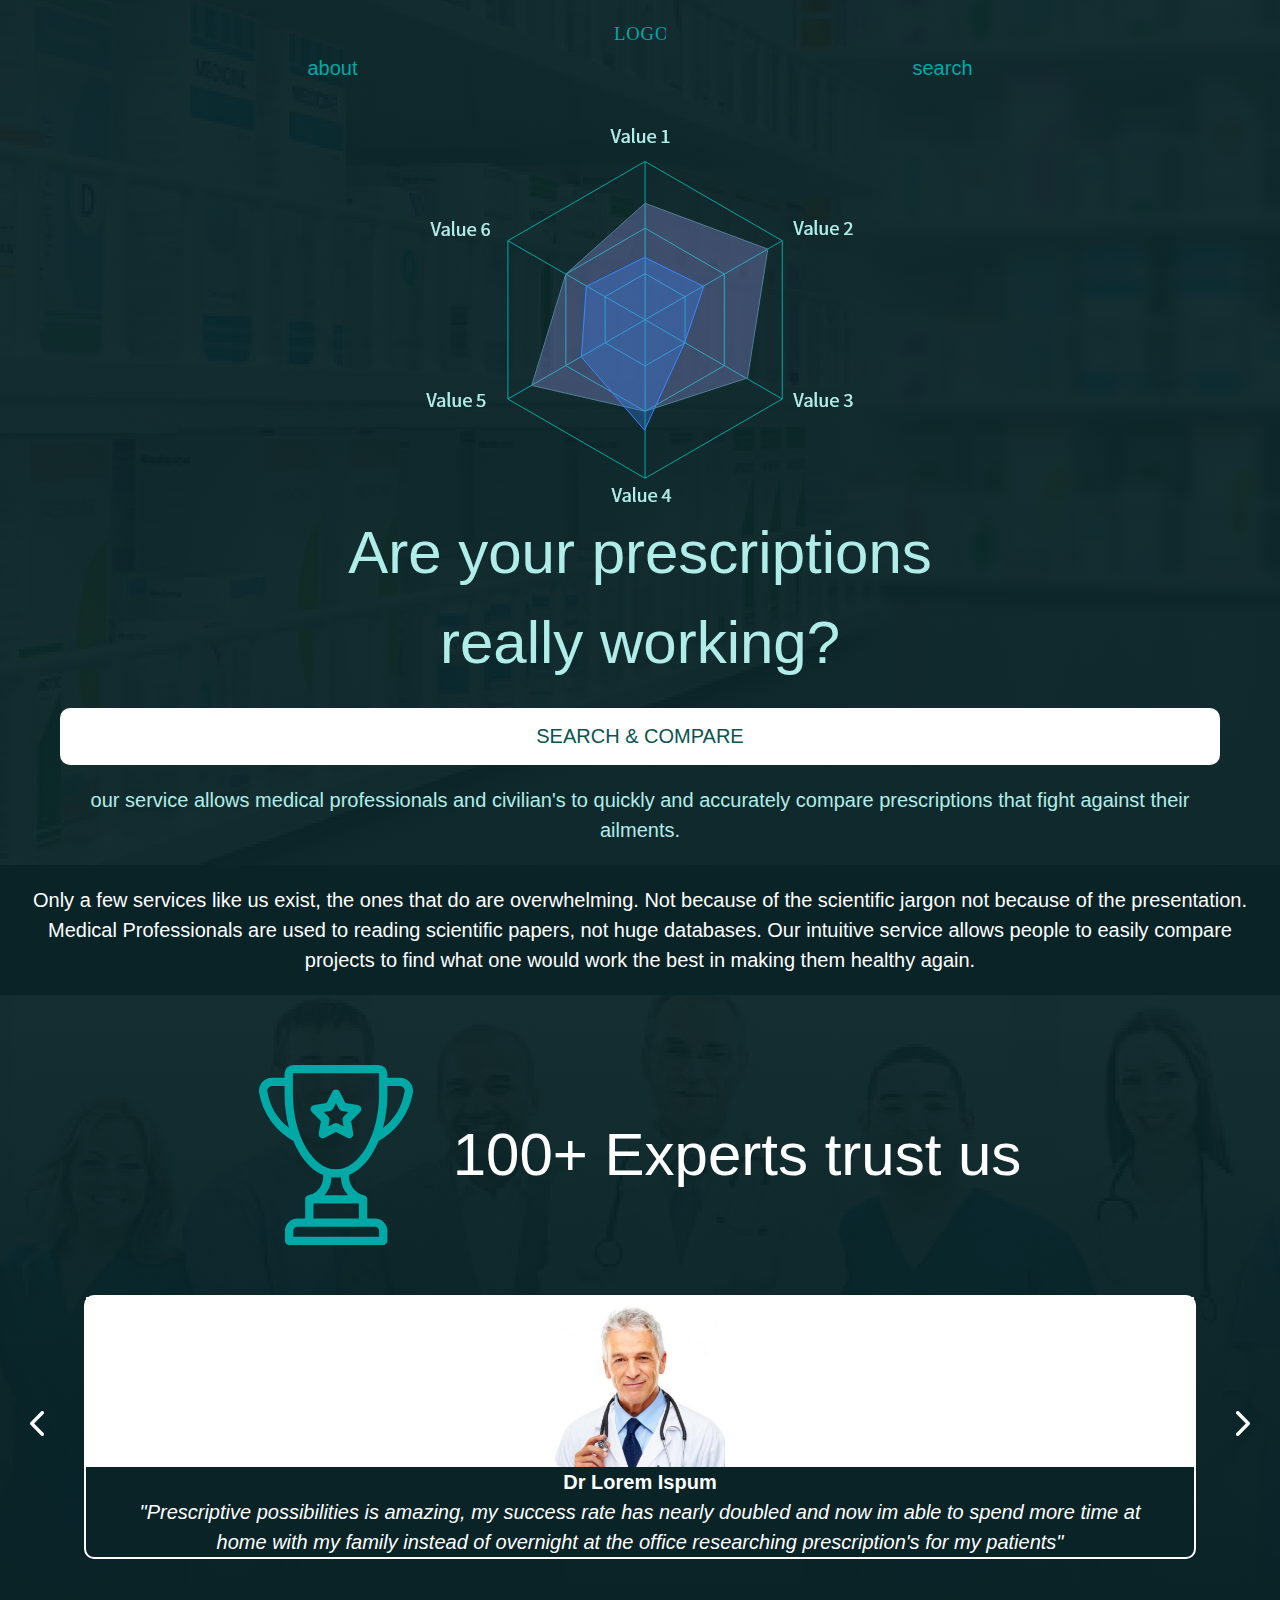
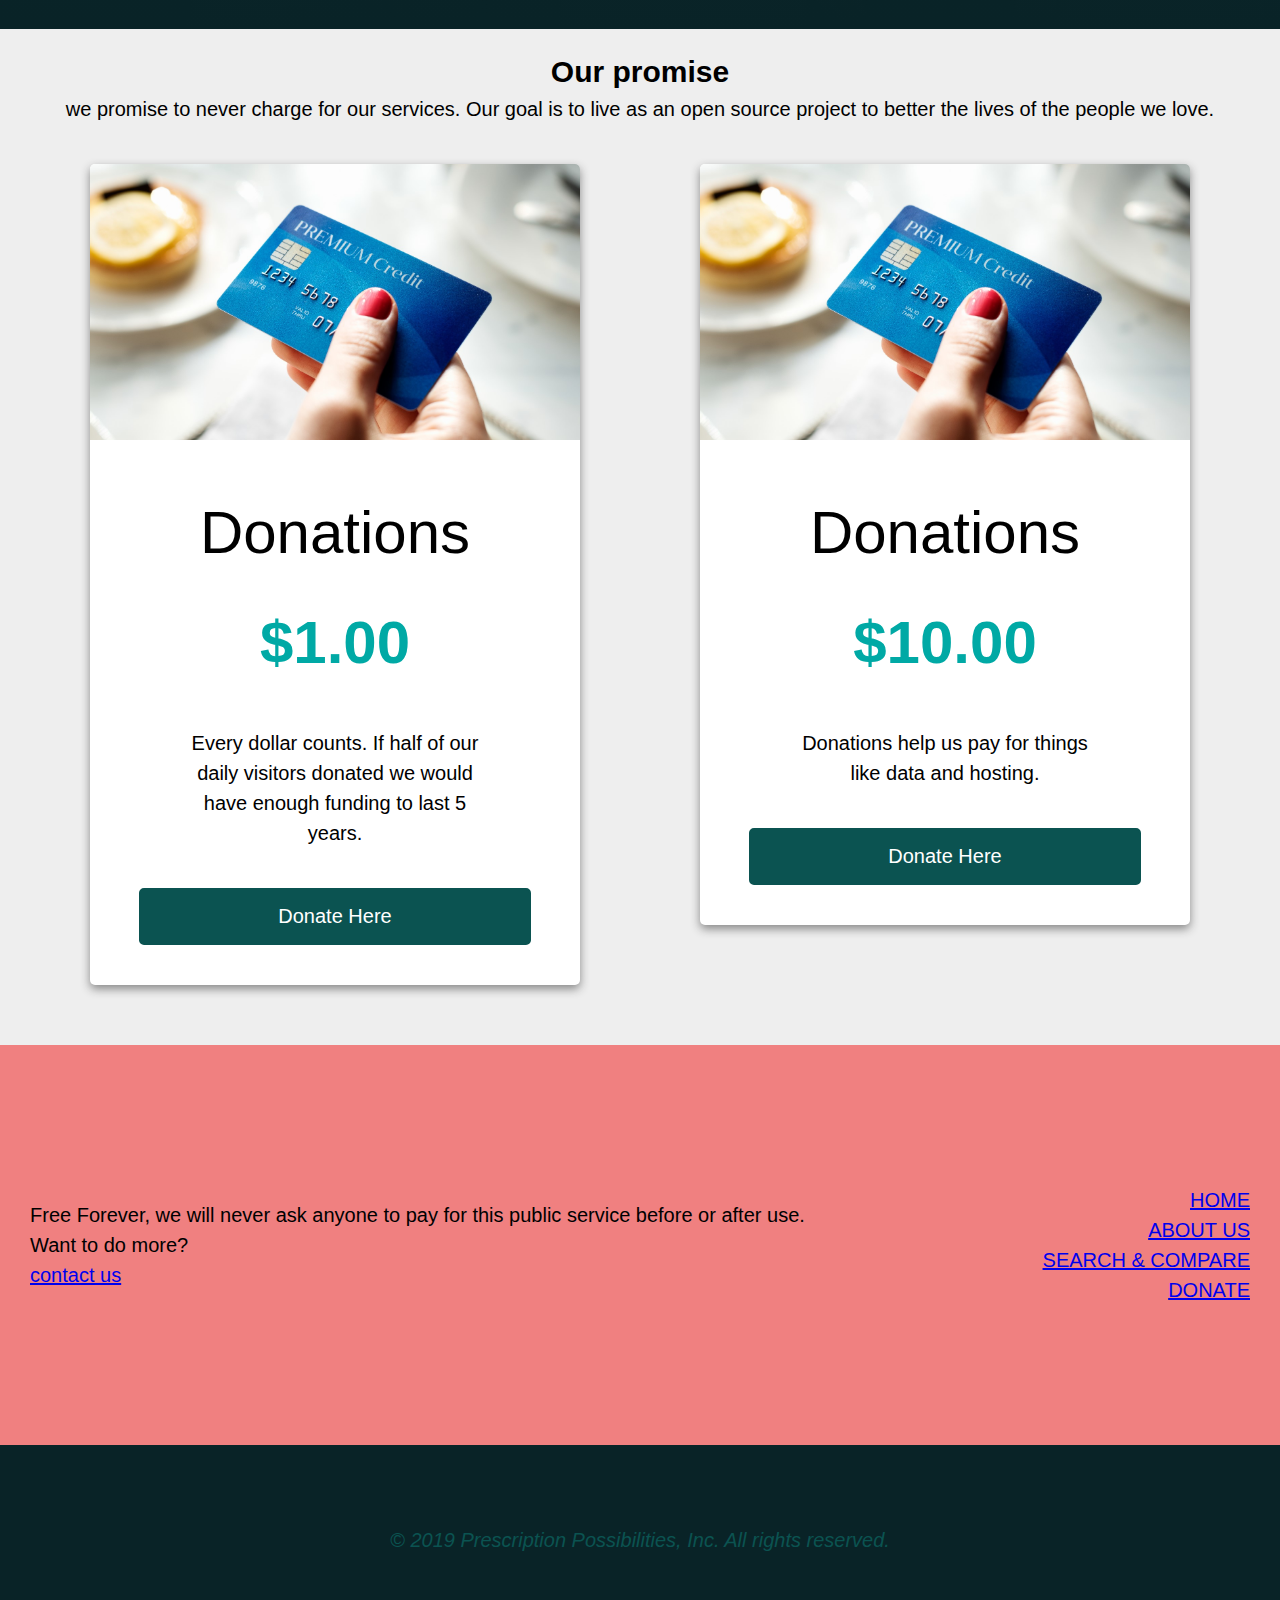
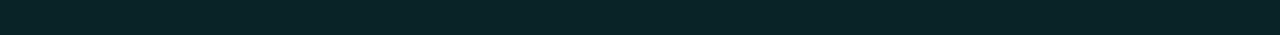
<file: index.html>
<!DOCTYPE html>
<!--[if lt IE 7]>      <html class="no-js lt-ie9 lt-ie8 lt-ie7"> <![endif]-->
<!--[if IE 7]>         <html class="no-js lt-ie9 lt-ie8"> <![endif]-->
<!--[if IE 8]>         <html class="no-js lt-ie9"> <![endif]-->
<!--[if gt IE 8]><!-->
<html class="no-js">
<!--<![endif]-->

<head>
    <meta charset="utf-8">
    <meta http-equiv="X-UA-Compatible" content="IE=edge">
    <title> Prescriptive Possibilities</title>
    <meta name="description" content="">
    <meta name="viewport" content="width=device-width, initial-scale=1">
    <link rel="stylesheet" href="css/index.css">
</head>

<body>
    <!--[if lt IE 7]>
            <p class="browsehappy">You are using an <strong>outdated</strong> browser. Please <a href="#">upgrade your browser</a> to improve your experience.</p>
        <![endif]-->
<div class="diaper">
    <div class="section1-div">
        <div class="nav-container">
            <nav class="nav">
                <img src="img/LOGO.svg" alt="Prescriptive Possibilities logo">
                <div class="links">
                    <a href="about.html">about</a>
                    <a href="search.html">search</a>
                </div>
            </nav>
        </div>
        <section class="section1">
            <div class="section1-main-content">
                <div class="section1-flex">
                    <div class="section1-image">
                        <img src="img/Radar-chart.png" alt="Image of a radar chart">
                    </div>
                    <div class="section1-text-button">
                        <h1> Are your prescriptions <br /> really working? </h1>
                        <button> SEARCH & COMPARE </button>
                    </div>
                </div>
                <p class="section1-our-service">our service allows medical professionals and civilian's to quickly and accurately compare prescriptions that fight against their ailments.</p>
            </div>
            <div class="section1-sub-content-1">
                <h1>We solve problems</h1>
        </section>
    </div>
    <div class="section1-sub-content-2">
        <section>
            <p>Only a few services like us exist, the ones that do are overwhelming. Not because of the scientific jargon not because of the presentation. Medical Professionals are used to reading scientific papers, not huge databases. Our intuitive service allows people to easily compare projects to find what one would work the best in making them healthy again.</p>
        </section>
    </div>

    <!-- end of a section -->

    <section class="section2">
        <p>tunji search gif</p>
    </section>

    <!-- end of a section-->

    <section class="section3">
        <div class="experts-container">
        <img src="img/trophy.svg" alt="Image of a trophy">
            <div>
                <h1>100+ Experts trust us</h1>
                <p>By changing how medical experts access data, we increase efficiency<br/>and effectiveness of those we trust the most. </p>
            </div>
        </div>
        <div class="flex-carousel-container">
            <div class="carousel-left-arrow">
                <a class="prev" onclick="changeQuote(-1)">
                    <img src="img/left-arrow.svg" alt="left arrow changes to previous quote">
                </a>
            </div>
            <div class="carousel-quote">
                <div class="flex-slider-ltr">
                    <div class="carousel-flex-left">
                        <img src="img/quote/DrLoremIspum.jpg" alt="Photo of Doctor Lorem Ispum">
                    </div>
                    <div class="carousel-flex-right">
                        <h3> Dr Lorem Ispum</h3>
                        <p class="quote"> "Prescriptive possibilities is amazing, my success rate has nearly doubled
                            and now im able to spend more time at home with my family instead of overnight at the office
                            researching prescription's for my patients" </p>
                    </div>
                </div>
            </div>
            <div class="carousel-quote">
                <div class="flex-slider-ltr">
                    <div class="carousel-flex-left">
                        <img src="img/quote/DrLoremIspumJR.jpg" alt="Photo of Doctor Lorem Ispum">
                    </div>
                    <div class="carousel-flex-right">
                        <h3> Dr Lorem Ispum Jr</h3>
                        <p class="quote"> " This is revolutioinary, one of the most innovative things in terms of progression. It almost feels like im living in the future when i can give my clients a list of pills that would help them and tell them what the most effective one is in a matter of seconds" </p>
                    </div>
                </div>
            </div>
            <div class="carousel-right-arrow">
                <a class="next" onclick="changeQuote(1)">
                    <img src="img/right-arrow.svg" alt="right arrow changes to next quote">
                </a>
            </div>
        </div>
    </section>

    <!-- end of a section -->

    <section class="section4">
             <div class="section4-heading">
                <h1>Our promise</h1>
                <p>we promise to never charge for our services. Our goal is to live as an open source project to better the lives of the people we love.</p>
            </div>
            <div class="flex-3-ltr">
                <div class="donation-box">
                    <img src="img/card.jpg" alt="Image of a debit card making a donation">
                    <h1 class="donation-thin">Donations</h1>
                    <h1 class="donation-money">$1.00</h1>
                    <p>Every dollar counts. If half of our daily visitors donated we would have enough funding to last 5
                        years.</p>
                    <button>Donate Here</button>
                </div>
                <div class="donation-box">
                    <img src="img/card.jpg" alt="Image of a debit card making a donation">
                    <h1 class="donation-thin">Donations</h1>
                    <h1 class="donation-money">$10.00</h1>
                    <p>Donations help us pay for things like data and hosting.</p>
                    <button>Donate Here</button>
                </div>
                <div class="donation-box">
                    <img src="img/card.jpg" alt="Image of a debit card making a donation">
                    <h1 class="donation-thin">Donations</h1>
                    <h1 class="donation-money">$5.00</h1>
                    <p>we would love to hire more scientists to get more data for us and the world to use.</p>
                    <button>Donate Here</button>
                </div>
            </div>
    </section>

    <!-- end of a section -->

    <footer>
            <section class="footer-section1">
                <div class="flex-4-ltr">
                    <div class="foot-section1-left">
                        <p>Free Forever, we will never ask anyone to pay for this public service before or after use.</p>
                        <p>Want to do more?</p>
                        <a href="#">contact us</a>
                    </div>
                    <div class="foot-section1-right">
                        <a href="index.htm">HOME</a>
                        <a href="about.htm">ABOUT US</a>
                        <a href="search.htm">SEARCH & COMPARE</a>
                        <a href="#">DONATE</a>
                    </div>
                </div>
            </section>
            <section class="footer-section2">
                <p>© 2019 Prescription Possibilities, Inc. All rights reserved.</p>
            </section>
    </footer>
</div>
    <script src="js/index.js" ></script>
</body>

</html>
</file>
<file: css/index.css>
@font-face {
  font-family: 'Open Sans';
  font-style: normal;
  font-weight: 300;
  src: local('Open Sans Light'), local('OpenSans-Light'), url(https://fonts.gstatic.com/s/opensans/v16/mem5YaGs126MiZpBA-UN_r8OUuhs.ttf) format('truetype');
}
@font-face {
  font-family: 'Open Sans';
  font-style: normal;
  font-weight: 400;
  src: local('Open Sans Regular'), local('OpenSans-Regular'), url(https://fonts.gstatic.com/s/opensans/v16/mem8YaGs126MiZpBA-UFVZ0e.ttf) format('truetype');
}
@font-face {
  font-family: 'Open Sans';
  font-style: normal;
  font-weight: 600;
  src: local('Open Sans SemiBold'), local('OpenSans-SemiBold'), url(https://fonts.gstatic.com/s/opensans/v16/mem5YaGs126MiZpBA-UNirkOUuhs.ttf) format('truetype');
}
@font-face {
  font-family: 'Open Sans';
  font-style: normal;
  font-weight: 700;
  src: local('Open Sans Bold'), local('OpenSans-Bold'), url(https://fonts.gstatic.com/s/opensans/v16/mem5YaGs126MiZpBA-UN7rgOUuhs.ttf) format('truetype');
}
/*
// make it bigger
    @media @tablet{
        //tablet style here
        background: wheat;
    }
    @media @chromebooks{
        //chromebooks and larger here
        background: blue;
    }
*/
/**
 * Global Reset of all HTML Elements
 *
 * Resetting all of our HTML Elements ensures a smoother
 * visual transition between browsers. If you don't believe me,
 * try temporarily commenting out this block of code, then go
 * and look at Mozilla versus Safari, both good browsers with
 * a good implementation of CSS. The thing is, all browser CSS
 * defaults are different and at the end of the day if visual
 * consistency is what we're shooting for, then we need to
 * make sure we're resetting all spacing elements.
 *
 */
html,
body {
  border: 0;
  font-family: "Helvetica-Neue", "Helvetica", Arial, sans-serif;
  line-height: 1.5;
  margin: 0;
  padding: 0;
}
div,
span,
object,
iframe,
img,
table,
caption,
thead,
tbody,
tfoot,
tr,
tr,
td,
article,
aside,
canvas,
details,
figure,
hgroup,
menu,
nav,
footer,
header,
section,
summary,
mark,
audio,
video {
  border: 0;
  margin: 0;
  padding: 0;
}
h1,
h2,
h3,
h4,
h5,
h6,
p,
blockquote,
pre,
a,
abbr,
address,
cit,
code,
del,
dfn,
em,
ins,
q,
samp,
small,
strong,
sub,
sup,
b,
i,
hr,
dl,
dt,
dd,
ol,
ul,
li,
fieldset,
legend,
label {
  border: 0;
  font-size: 100%;
  vertical-align: baseline;
  margin: 0;
  padding: 0;
}
article,
aside,
canvas,
figure,
figure img,
figcaption,
hgroup,
footer,
header,
nav,
section,
audio,
video {
  display: block;
}
table {
  border-collapse: separate;
  border-spacing: 0;
}
table caption,
table th,
table td {
  text-align: left;
  vertical-align: middle;
}
a img {
  border: 0;
}
:focus {
  outline: 0;
}
* {
  box-sizing: border-box;
}
html {
  font-size: 62.5%;
  font-family: 'Open Sans', sans-serif;
  font-style: normal;
}
body {
  font-size: 2rem;
}
.diaper {
  margin: 0 auto;
  min-width: 500px;
}
.section1-div {
  padding: 0 3rem;
  padding-top: 2rem;
}
section {
  padding: 2rem 3rem;
}
h1 {
  font-size: 3rem;
}
img {
  height: 2.5rem;
}
.nav {
  text-align: center;
}
.nav .links {
  display: flex;
  justify-content: space-around;
}
.nav .links a {
  text-decoration: none;
  color: #00A9A5;
}
@media (min-width: 768px) {
}
@media (min-width: 1336px) {
  .nav {
    display: flex;
    justify-content: space-between;
    align-items: center;
  }
  .nav .links a {
    font-size: 3rem;
  }
  .nav .links a:last-child {
    margin-left: 10rem;
  }
}
@media (min-width: 768px) {
}
@media (min-width: 1336px) {
  .nav-container {
    padding: 4rem 9rem 0;
  }
  .nav-container nav img {
    height: 100%;
  }
}
.footer-section1 {
  background: lightcoral;
}
.footer-section1 .flex-4-ltr {
  padding: 12rem 0;
  display: flex;
  justify-content: space-between;
  align-items: center;
}
.footer-section1 .foot-section1-right {
  display: flex;
  flex-direction: column;
  text-align: right;
}
.footer-section2 {
  background: #092327;
  color: #0b5351;
  text-align: center;
  font-style: italic;
  padding: 8rem 0;
}
.section1-div {
  background-image: linear-gradient(rgba(9, 35, 39, 0.95), rgba(9, 35, 39, 0.95)), url("../img/Pharmacy-Picture.png");
  background-position: bottom center;
  background-repeat: no-repeat;
  color: #b1ede8;
}
@media (min-width: 768px) {
}
@media (min-width: 1336px) {
  .section1-div {
    background-image: linear-gradient(rgba(9, 35, 39, 0.9), rgba(9, 35, 39, 0.9)), url("../img/Pharmacy-Wave.svg"), url("../img/Pharmacy-Picture.png");
    background-position: bottom center;
    background-repeat: no-repeat;
  }
}
.section1 {
  text-align: center;
}
.section1 .section1-image img {
  display: none;
}
@media (min-width: 768px) {
  .section1 {
    padding-top: 4rem;
  }
  .section1 .section1-image img {
    display: block;
    height: 100%;
    margin: 0 auto;
  }
}
@media (min-width: 1336px) {
  .section1 {
    text-align: left;
  }
  .section1 .section1-flex {
    padding: 10rem 0 0 0;
    display: flex;
    justify-content: space-around;
    align-items: center;
  }
  .section1 .section1-image img {
    display: block;
    height: 100%;
    margin: 0 auto;
  }
}
.section1-text-button button {
  margin-top: 2rem;
  font-size: 2rem;
  padding: 1.5rem 10rem 1.5rem;
  width: 100%;
  border-radius: 1rem;
  background: #ffffff;
  color: #0b5351;
  border: 2px solid #ffffff;
}
.section1-text-button button:hover {
  color: #ffffff;
  background: #0b5351;
  border-color: #0b5351;
}
@media (min-width: 768px) {
  .section1-text-button h1 {
    font-size: 6rem;
    font-weight: 100;
  }
  .section1-text-button button {
    margin-top: 2rem;
    font-size: 2rem;
    padding: 1.5rem 10rem 1.5rem;
    width: 100%;
    border-radius: 1rem;
    background: #ffffff;
    color: #0b5351;
    border: 2px solid #ffffff;
  }
  .section1-text-button button:hover {
    color: #ffffff;
    background: #0b5351;
    border-color: #0b5351;
  }
}
@media (min-width: 1336px) {
  .section1-text-button h1 {
    font-size: 6rem;
    font-weight: 100;
  }
  .section1-text-button button {
    margin-top: 2rem;
    font-size: 2rem;
    padding: 1.5rem 4rem 1.5rem;
    width: auto;
    border-radius: 1rem;
    background: #ffffff;
    color: #0b5351;
    border: 2px solid #ffffff;
  }
  .section1-text-button button:hover {
    color: #ffffff;
    background: #0b5351;
    border-color: #0b5351;
  }
}
.section1-our-service {
  text-align: center;
  padding: 2rem 0 0 0;
}
@media (min-width: 768px) {
}
@media (min-width: 1336px) {
  .section1-our-service {
    font-size: 3rem;
    padding: 6rem 30rem 0;
  }
}
.section1-sub-content-1 {
  color: white;
  text-align: center;
  display: none;
}
@media (min-width: 768px) {
  .section1-sub-content-1 {
    display: none;
  }
}
@media (min-width: 1336px) {
  .section1-sub-content-1 {
    display: block;
    margin-top: 14rem;
  }
  .section1-sub-content-1 h1 {
    font-size: 6rem;
    font-weight: 100;
  }
}
.section1-sub-content-2 {
  background: #092327;
  color: #ffffff;
  text-align: center;
}
@media (min-width: 768px) {
}
@media (min-width: 1336px) {
  .section1-sub-content-2 {
    padding: 0 20rem 6rem;
  }
  .section1-sub-content-2 p {
    font-size: 3rem;
  }
}
.section2 {
  display: none;
}
@media (min-width: 768px) {
  .section2 {
    display: none;
  }
}
@media (min-width: 1336px) {
  .section2 {
    display: block;
  }
}
.section3 {
  background-image: linear-gradient(rgba(9, 35, 39, 0.95), #092327), url("../img/people.png");
  background-position: bottom center;
  background-repeat: no-repeat;
  color: #ffffff;
}
.experts-container {
  margin-top: 5rem;
  display: flex;
  justify-content: center;
  align-items: center;
  flex-direction: column;
}
.experts-container img {
  height: 18rem;
}
.experts-container p {
  display: none;
}
.experts-container div {
  margin-top: 5rem;
}
@media (min-width: 768px) {
  .experts-container {
    display: flex;
    justify-content: center;
    align-items: center;
    flex-direction: inherit;
  }
  .experts-container div {
    margin-top: 0rem;
    margin-left: 4rem;
  }
  .experts-container h1 {
    font-size: 6rem;
    font-weight: 100;
  }
  .experts-container p {
    display: none;
  }
}
@media (min-width: 1336px) {
  .experts-container {
    margin-top: 18rem;
    display: flex;
    justify-content: center;
    align-items: center;
    flex-direction: row;
  }
  .experts-container div {
    margin-top: 0;
    margin-left: 4rem;
  }
  .experts-container h1 {
    font-size: 6rem;
  }
  .experts-container p {
    display: block;
    font-size: 3rem;
  }
}
.flex-carousel-container {
  margin: 5rem 0 5rem;
  display: flex;
  justify-content: space-around;
  align-items: center;
}
@media (min-width: 768px) {
}
@media (min-width: 1336px) {
  .flex-carousel-container {
    margin: 5rem 6rem 13rem;
  }
}
.carousel-quote {
  margin: 0 4rem 0;
  border-radius: 1rem;
  border: 2px solid #ffffff;
  background: #092327;
}
.flex-slider-ltr {
  display: flex;
  justify-content: space-around;
  align-items: center;
  flex-direction: column;
  text-align: center;
}
.flex-slider-ltr img {
  height: 15rem;
}
@media (min-width: 768px) {
}
@media (min-width: 1336px) {
  .flex-slider-ltr {
    flex-direction: row;
    text-align: left;
  }
  .flex-slider-ltr .carousel-flex-left {
    flex-shrink: 0;
  }
}
.carousel-flex-left {
  background: #ffffff;
  flex-shrink: 0;
  width: 100%;
  height: 17rem;
}
.carousel-flex-left img {
  border-radius: 0.7rem 0 0 0.7rem;
  height: 100%;
}
@media (min-width: 768px) {
}
@media (min-width: 1336px) {
  .carousel-flex-left {
    width: 17rem;
  }
}
.carousel-flex-right {
  padding: 0 4rem 0;
  color: #ffffff;
}
.carousel-flex-right p {
  font-style: italic;
}
.section4 {
  background: #eeeeee;
  text-align: center;
}
.section4 .flex-3-ltr {
  display: flex;
  justify-content: space-around;
  align-items: center;
  align-items: flex-start;
}
.section4 .donation-box {
  margin: 4rem 6rem;
  border-radius: 0.5rem;
  background: #ffffff;
  box-shadow: 0 0.4rem 1rem #888888;
}
.section4 .donation-box img {
  border-radius: 0.5rem 0.5rem 0 0;
  width: 100%;
  height: 100%;
}
.section4 .donation-box .donation-thin {
  font-size: 6rem;
  font-weight: 100;
  margin-top: 4rem;
}
.section4 .donation-box .donation-money {
  margin-top: 2rem;
  font-weight: bold;
  font-size: 6rem;
  color: #00A9A5;
}
.section4 .donation-box p {
  margin: 0 20% 0;
  margin-top: 4rem;
}
.section4 .donation-box button {
  margin: 4rem 0 4rem;
  margin-top: 4rem;
  font-size: 2rem;
  padding: 1.5rem 0rem 1.5rem;
  width: 80%;
  border-radius: 0.5rem;
  background: #0b5351;
  color: #ffffff;
  border: 2px solid #0b5351;
}
.section4 .donation-box button:hover {
  color: #ffffff;
  background: #00A9A5;
  border-color: #00A9A5;
}
.section4 .donation-box:not(:first-child) {
  display: none;
}
@media (min-width: 768px) {
  .section4 .donation-box:not(:last-child) {
    display: block;
  }
}
@media (min-width: 1336px) {
  .section4 .section4-heading {
    margin-top: 6rem;
    padding: 0 19rem 0;
  }
  .section4 .section4-heading h1 {
    font-size: 6rem;
  }
  .section4 .section4-heading p {
    font-size: 3rem;
  }
  .section4 .donation-box:not(:first-child) {
    display: block;
  }
}
</file>
